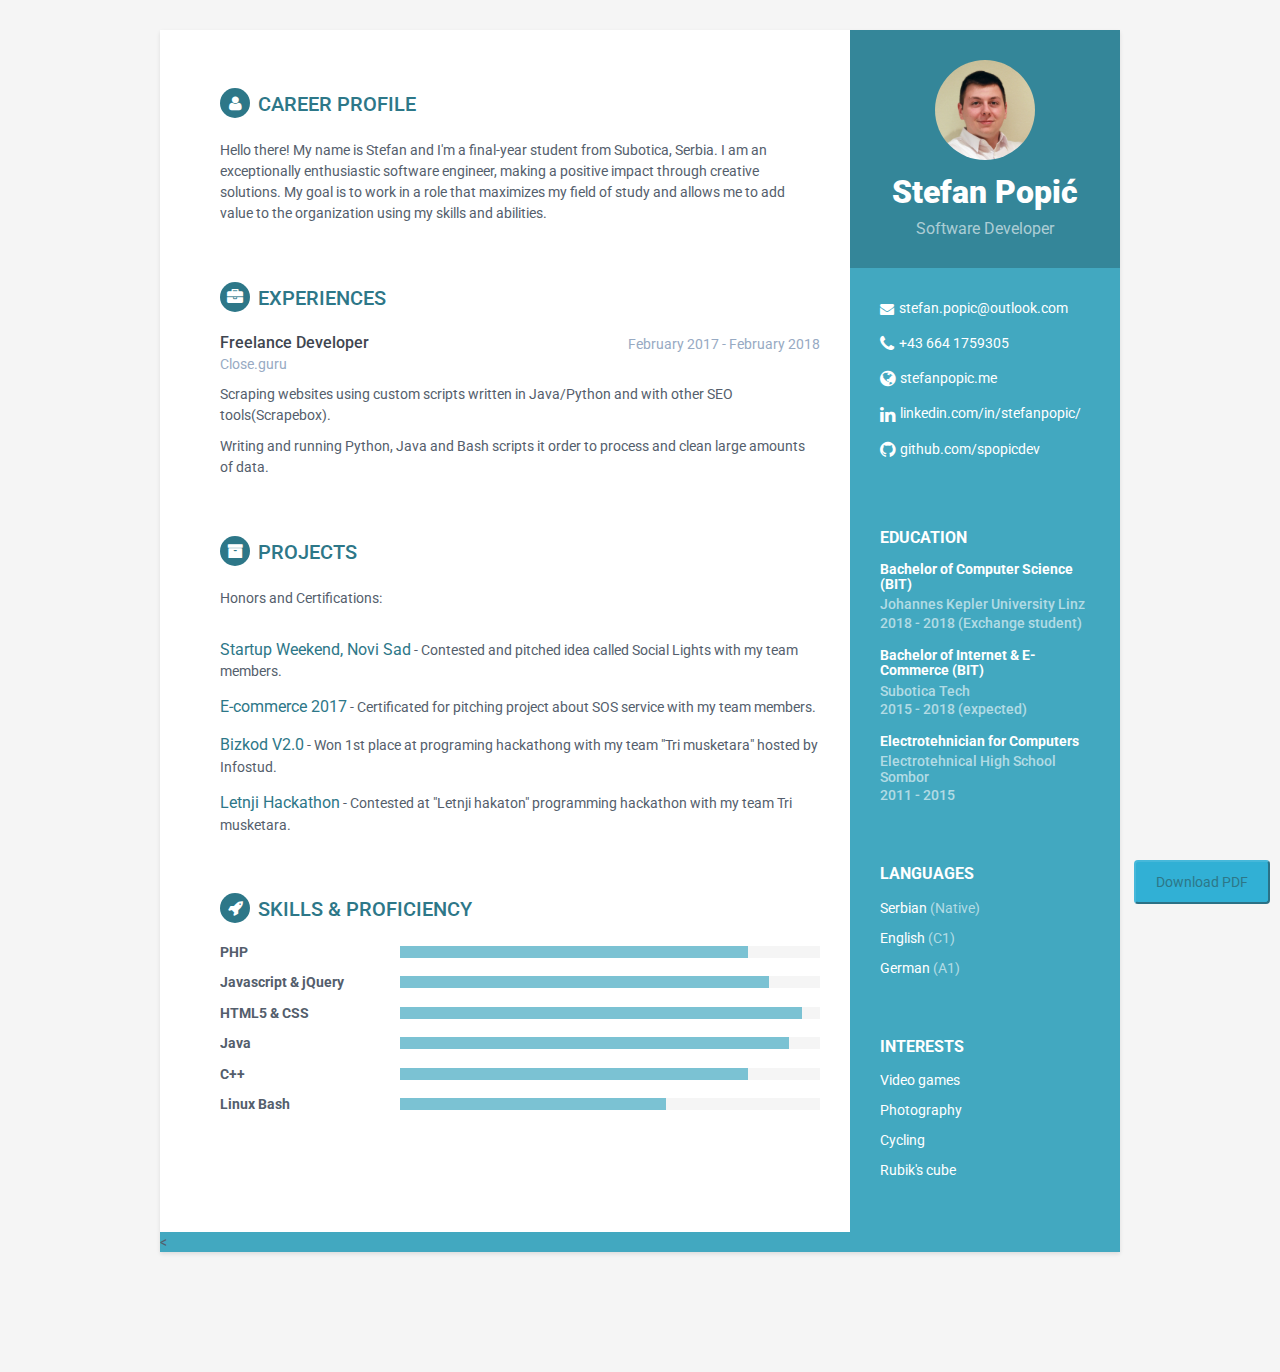
<file: index.html>
<!DOCTYPE html>
<!--[if IE 8]> <html lang="en" class="ie8"> <![endif]-->  
<!--[if IE 9]> <html lang="en" class="ie9"> <![endif]-->  
<!--[if !IE]><!--> <html lang="en"> <!--<![endif]-->  
<head>
    <title>Stefan Popic</title>
    <!-- Meta -->
    <meta charset="utf-8">
    <meta http-equiv="X-UA-Compatible" content="IE=edge">
    <meta name="viewport" content="width=device-width, initial-scale=1.0">
    <meta name="description" content="Stefan Popic - Student - Freelancer - Software Developer Personal HTML Resume/CV ">
    <meta name="author" content="Stefan Popic">
    <link rel="shortcut icon" href="favicon.ico">  
    <link href='https://fonts.googleapis.com/css?family=Roboto:400,500,400italic,300italic,300,500italic,700,700italic,900,900italic' rel='stylesheet' type='text/css'>
    <!-- Global CSS -->
    <link rel="stylesheet" href="assets/plugins/bootstrap/css/bootstrap.min.css">   
    <!-- Plugins CSS -->
    <link rel="stylesheet" href="assets/plugins/font-awesome/css/font-awesome.css">
    
    <!-- Theme CSS -->  
    <link id="theme-style" rel="stylesheet" href="assets/css/styles.css">
    
    <!-- Global site tag (gtag.js) - Google Analytics -->
<script async src="https://www.googletagmanager.com/gtag/js?id=UA-109808964-2"></script>
<script>
  window.dataLayer = window.dataLayer || [];
  function gtag(){dataLayer.push(arguments);}
  gtag('js', new Date());

  gtag('config', 'UA-109808964-2');
</script>

    
    <!-- HTML5 shim and Respond.js for IE8 support of HTML5 elements and media queries -->
    <!--[if lt IE 9]>
      <script src="https://oss.maxcdn.com/html5shiv/3.7.2/html5shiv.min.js"></script>
      <script src="https://oss.maxcdn.com/respond/1.4.2/respond.min.js"></script>
    <![endif]-->
</head> 

<body>
    <div class="wrapper">
        <div id="mybutton">
            <button class="download" ><a class="btndwn" href="https://files.fm/f/67akezny"> Download PDF </a></button>
        </div>
        <div class="sidebar-wrapper">
            <div class="profile-container">
                <img class="profile" src="assets/images/profile.jpg" alt="" />
                <h1 class="name">Stefan Popić</h1>
                <h3 class="tagline">Software Developer</h3>
            </div><!--//profile-container-->
            
            <div class="contact-container container-block">
                <ul class="list-unstyled contact-list">
                    <li class="email"><i class="fa fa-envelope"></i><a href="mailto: stefan.popic@outlook.com">stefan.popic@outlook.com</a></li>
                    <li class="phone"><i class="fa fa-phone"></i><a href="tel:381604346650">+43 664 1759305</a></li>
                    <li class="website"><i class="fa fa-globe"></i><a href="https://stefanpopic.me" target="_blank">stefanpopic.me</a></li>
                    <li class="linkedin"><i class="fa fa-linkedin"></i><a href="https://www.linkedin.com/in/stefanpopic/" target="_blank">linkedin.com/in/stefanpopic/</a></li>
                    <li class="github"><i class="fa fa-github"></i><a href="https://github.com/spopicdev" target="_blank">github.com/spopicdev</a></li>
                </ul>
            </div><!--//contact-container-->
            <div class="education-container container-block">
                <h2 class="container-block-title">Education</h2>
                <div class="item">
                    <h4 class="degree">Bachelor of Computer Science (BIT) </h4>
                    <h5 class="meta">Johannes Kepler University Linz</h5>
                    <div class="time">2018 - 2018 (Exchange student) </div>
                </div><!--//item-->
                <div class="item">
                    <h4 class="degree">Bachelor of Internet & E-Commerce (BIT) </h4>
                    <h5 class="meta">Subotica Tech</h5>
                    <div class="time">2015 - 2018 (expected) </div>
                </div><!--//item-->
                <div class="item">
                    <h4 class="degree">Electrotehnician for Computers</h4>
                    <h5 class="meta">Electrotehnical High School Sombor</h5>
                    <div class="time">2011 - 2015</div>
                </div><!--//item-->
            </div><!--//education-container-->
            
            <div class="languages-container container-block">
                <h2 class="container-block-title">Languages</h2>
                <ul class="list-unstyled interests-list">
                    <li>Serbian <span class="lang-desc">(Native)</span></li>
                    <li>English <span class="lang-desc">(C1)</span></li>
                    <li>German <span class="lang-desc">(A1)</span></li>
                </ul>
            </div><!--//interests-->
            
            <div class="interests-container container-block">
                <h2 class="container-block-title">Interests</h2>
                <ul class="list-unstyled interests-list">
                    <li>Video games</li>
                    <li>Photography</li>
                    <li>Cycling</li>
                    <li>Rubik's cube</li>
                </ul>
            </div><!--//interests-->
            
        </div><!--//sidebar-wrapper-->
        
        <div class="main-wrapper">
            
            <section class="section summary-section">
                <h2 class="section-title"><i class="fa fa-user"></i>Career Profile</h2>
                <div class="summary">
                    <p>Hello there! My name is Stefan  and I'm a final-year student from Subotica, Serbia.
                        I am an exceptionally enthusiastic software engineer, making a positive impact through creative solutions.
                        My goal is to work in a role that maximizes my field of study and allows me to add
                        value to the organization using my skills and abilities.</p>
                </div><!--//summary-->
            </section><!--//section-->
            
            <section class="section experiences-section">
                <h2 class="section-title"><i class="fa fa-briefcase"></i>Experiences</h2>
                
                <div class="item">
                    <div class="meta">
                        <div class="upper-row">
                            <h3 class="job-title">Freelance Developer</h3>
                            <div class="time">February 2017 - February 2018 </div>
                        </div><!--//upper-row-->
                        <div class="company">Close.guru</div>
                    </div><!--//meta-->
                    <div class="details">
                        <p>Scraping websites using custom scripts written in Java/Python and with other SEO tools(Scrapebox).</p>
                        <p>Writing and running Python, Java and Bash scripts it order to process and clean large amounts of data.</p>

                    </div><!--//details-->
                </div><!--//item-->

                
            </section><!--//section-->
            
            <section class="section projects-section">
                <h2 class="section-title"><i class="fa fa-archive"></i>Projects</h2>
                <div class="intro">
                    <p>Honors and Certifications:</p>
                                   </div><!--//intro-->
                <div class="item">
                    <span class="project-title"><a href="">Startup Weekend, Novi Sad</a></span> - <span class="project-tagline">Contested and pitched idea called Social Lights with my team members.</span>
                    
                </div><!--//item-->
                <div class="item">
                    <span class="project-title"><a href="">E-commerce 2017</a></span> -
                    <span class="project-tagline">Certificated for pitching project about SOS service with my team members. </span>
                </div><!--//item-->
                <div class="item">
                    <span class="project-title"><a href="http://bizkod.rs/">Bizkod V2.0</a></span> - <span class="project-tagline">Won 1st place at programing hackathong with my team "Tri musketara" hosted by Infostud.</span>
                </div><!--//item-->
                <div class="item">
                    <span class="project-title"><a href="https://poslovi.infostud.com/hakaton/">Letnji Hackathon</a></span> - <span class="project-tagline">Contested at "Letnji hakaton" programming hackathon with my team Tri musketara. </span>
                </div><!--//item-->

            </section><!--//section-->
            
            <section class="skills-section section">
                <h2 class="section-title"><i class="fa fa-rocket"></i>Skills &amp; Proficiency</h2>
                <div class="skillset">        
                    <div class="item">
                        <h3 class="level-title">PHP</h3>
                        <div class="level-bar">
                            <div class="level-bar-inner" data-level="85%">
                            </div>                                      
                        </div><!--//level-bar-->                                 
                    </div><!--//item-->
                    
                    <div class="item">
                        <h3 class="level-title">Javascript &amp; jQuery</h3>
                        <div class="level-bar">
                            <div class="level-bar-inner" data-level="90%">
                            </div>                                      
                        </div><!--//level-bar-->                                 
                    </div><!--//item-->
                    
                    <div class="item">
                        <h3 class="level-title">HTML5 &amp; CSS</h3>
                        <div class="level-bar">
                            <div class="level-bar-inner" data-level="98%">
                            </div>                                      
                        </div><!--//level-bar-->                                 
                    </div><!--//item-->
                    
                    <div class="item">
                        <h3 class="level-title">Java</h3>
                        <div class="level-bar">
                            <div class="level-bar-inner" data-level="95%">
                            </div>                                      
                        </div><!--//level-bar-->                                 
                    </div><!--//item-->
                    
                    <div class="item">
                        <h3 class="level-title">C++</h3>
                        <div class="level-bar">
                            <div class="level-bar-inner" data-level="85%">
                            </div>                                      
                        </div><!--//level-bar-->                                 
                    </div><!--//item-->

                    <div class="item">
                        <h3 class="level-title">Linux Bash</h3>
                        <div class="level-bar">
                            <div class="level-bar-inner" data-level="65%">
                            </div>
                        </div><!--//level-bar-->
                    </div><!--//item-->

                    

                    
                </div>  
            </section><!--//skills-section-->
            
        </div><!--//main-body-->
        <

    </div>
 
    <footer class="footer">

    </footer><!--//footer-->
 
    <!-- Javascript -->          
    <script type="text/javascript" src="assets/plugins/jquery-1.11.3.min.js"></script>
    <script type="text/javascript" src="assets/plugins/bootstrap/js/bootstrap.min.js"></script>    
    <!-- custom js -->
    <script type="text/javascript" src="assets/js/main.js"></script>            
</body>
</html>
</file>
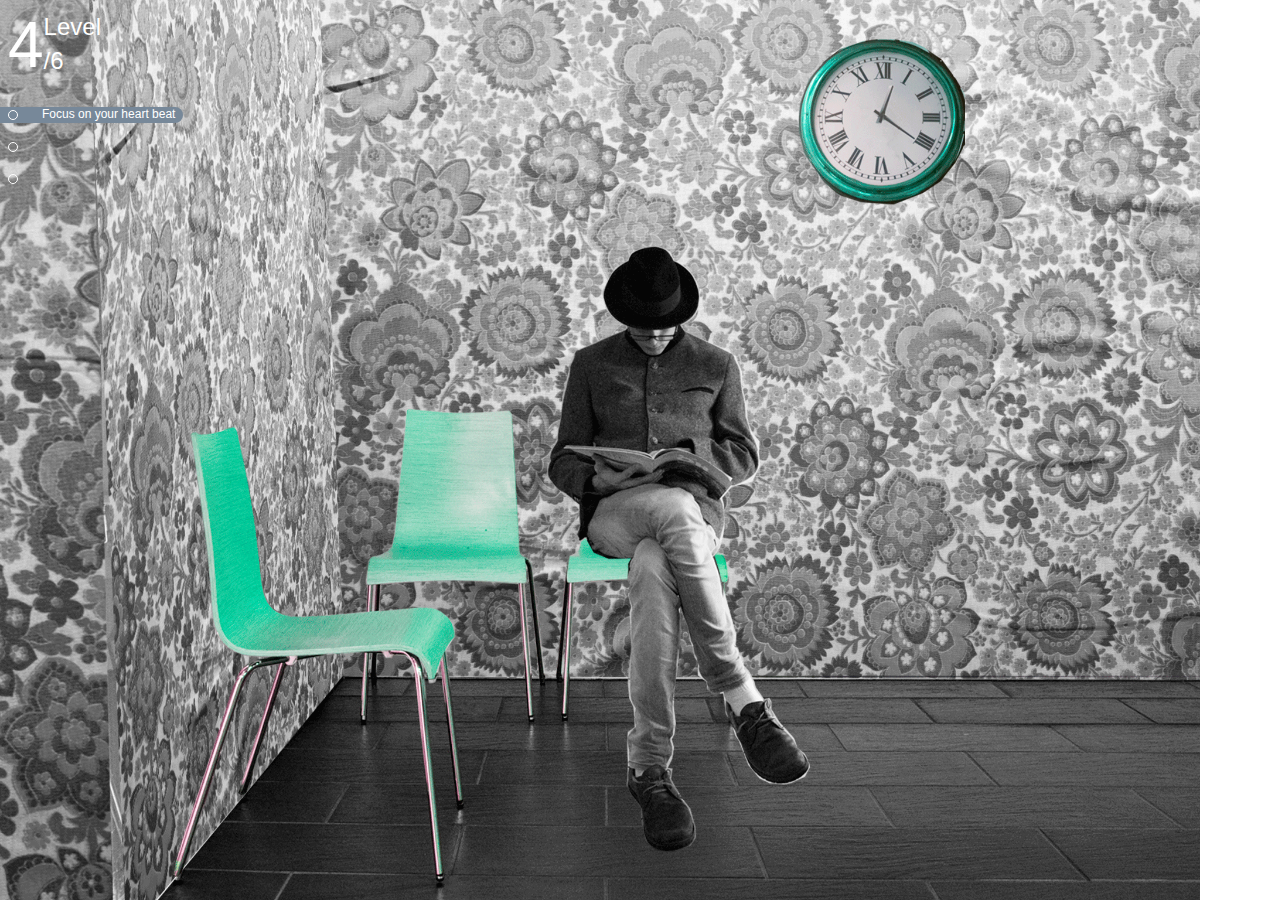
<file: projects/killMePls/index.html>
<!DOCTYPE html>
<html lang="en">
<head>
    <meta charset="UTF-8">
    <title>Level4</title>
    <link href="css/bootstrap.css" rel="stylesheet" type="text/css">
    <link href="css/bootstrap-theme.css" rel="stylesheet" type="text/css">
    <link href="css/custom.css" rel="stylesheet" type="text/css">


</head>
<body>
<div class="yellowScreen">
	<br><br><br><br>
	<p class="yellowText">LET'S TRY IT AGAIN! SHELL WE?</p>
</div>
<div class="background">

	<div id="currLevel" class="currLevel">
		<div id="levelNr">4</div>
		<div class="levelText">Level
		<br>
		/6
		</div>
	</div>

	<div id="task1" class="task">
		<div id="carousel1" class="carousel"></div>
		<div id="taskText1" class="taskText">Focus on your heart beat </div>
	</div>

	<div id="task2" class="task">
		<div id="carousel2" class="carousel"></div>
		<div id="taskText2" class="taskText">Calm your breath </div>
	</div>

	<div id="task3" class="task">
		<div id="carousel3" class="carousel"></div>
		<div id="taskText3" class="taskText">Locate the warmest and coldest parts of your body </div>
	</div>
</div>

<script src="js/jquery-3.3.1.min.js"></script>
<script src="js/custom.js"></script>
</body>
</html>
</file>
<file: assets/css/styles.css>
/*   
 * Template Name: Orbit - Responsive Resume/CV Template for Developers
 * Version: 1.0
 * Author: Xiaoying Riley
 * Twitter: @3rdwave_themes
 * License: Creative Commons Attribution 3.0 License
 * Website: http://themes.3rdwavemedia.com/
*/
/* styles.css */
/* ======= Base ======= */
body {
  font-family: 'Roboto', sans-serif;
  color: #545E6C;
  background: #f5f5f5;
  font-size: 14px;
  padding: 30px;
  -webkit-font-smoothing: antialiased;
  -moz-osx-font-smoothing: grayscale;
}
h1,
h2,
h3,
h4,
h5,
h6 {
  font-weight: 700;
}
a {
  color: #2d7788;
  -webkit-transition: all 0.4s ease-in-out;
  -moz-transition: all 0.4s ease-in-out;
  -ms-transition: all 0.4s ease-in-out;
  -o-transition: all 0.4s ease-in-out;
}
.btndwn{
  text-decoration: none;
}
.btndwn:hover{
  text-decoration: none;
}
.btndwn:focus{
  text-decoration: none;
}
a:hover {
  text-decoration: underline;
  color: #1a454f;
}
a:focus {
  text-decoration: none;
}
p {
  line-height: 1.5;
}
.wrapper {
  background: #42A8C0;
  max-width: 960px;
  margin: 0 auto;
  position: relative;
  -webkit-box-shadow: 0px 2px 4px rgba(0, 0, 0, 0.1);
  -moz-box-shadow: 0px 2px 4px rgba(0, 0, 0, 0.1);
  box-shadow: 0px 2px 4px rgba(0, 0, 0, 0.1);
}
.sidebar-wrapper {
  background: #42A8C0;
  position: absolute;
  right: 0;
  width: 270px;
  height: 100%;
  min-height: 800px;
  color: #fff;
}
.download {
  background-color : #31B0D5;
  color: white;
  padding: 10px 20px;
  border-radius: 4px;
  border-color: #46b8da;
}

#mybutton {
  position: fixed;
  bottom: -4px;
  right: 10px;
}
.sidebar-wrapper a {
  color: #fff;
}
.sidebar-wrapper .profile-container {
  padding: 30px;
  background: rgba(0, 0, 0, 0.2);
  text-align: center;
  color: #fff;
}
.sidebar-wrapper .name {
  font-size: 32px;
  font-weight: 900;
  margin-top: 0;
  margin-bottom: 10px;
}
.sidebar-wrapper .tagline {
  color: rgba(255, 255, 255, 0.6);
  font-size: 16px;
  font-weight: 400;
  margin-top: 0;
  margin-bottom: 0;
}
.sidebar-wrapper .profile {
  width: 100px;
  border-radius: 50%;
  margin-bottom: 15px;
}
.sidebar-wrapper .contact-list .fa {
  margin-right: 5px;
  font-size: 18px;
  vertical-align: middle;
}
.sidebar-wrapper .contact-list li {
  margin-bottom: 15px;
}
.sidebar-wrapper .contact-list li:last-child {
  margin-bottom: 0;
}
.sidebar-wrapper .contact-list .email .fa {
  font-size: 14px;
}
.sidebar-wrapper .container-block {
  padding: 30px;
}
.sidebar-wrapper .container-block-title {
  text-transform: uppercase;
  font-size: 16px;
  font-weight: 700;
  margin-top: 0;
  margin-bottom: 15px;
}
.sidebar-wrapper .degree {
  font-size: 14px;
  margin-top: 0;
  margin-bottom: 5px;
}
.sidebar-wrapper .education-container .item {
  margin-bottom: 15px;
}
.sidebar-wrapper .education-container .item:last-child {
  margin-bottom: 0;
}
.sidebar-wrapper .education-container .meta {
  color: rgba(255, 255, 255, 0.6);
  font-weight: 500;
  margin-bottom: 0px;
  margin-top: 0;
}
.sidebar-wrapper .education-container .time {
  color: rgba(255, 255, 255, 0.6);
  font-weight: 500;
  margin-bottom: 0px;
}
.sidebar-wrapper .languages-container .lang-desc {
  color: rgba(255, 255, 255, 0.6);
}
.sidebar-wrapper .languages-list {
  margin-bottom: 0;
}
.sidebar-wrapper .languages-list li {
  margin-bottom: 10px;
}
.sidebar-wrapper .languages-list li:last-child {
  margin-bottom: 0;
}
.sidebar-wrapper .interests-list {
  margin-bottom: 0;
}
.sidebar-wrapper .interests-list li {
  margin-bottom: 10px;
}
.sidebar-wrapper .interests-list li:last-child {
  margin-bottom: 0;
}
.main-wrapper {
  background: #fff;
  padding: 60px;
  padding-right: 300px;
}
.main-wrapper .section-title {
  text-transform: uppercase;
  font-size: 20px;
  font-weight: 500;
  color: #2d7788;
  position: relative;
  margin-top: 0;
  margin-bottom: 20px;
}
.main-wrapper .section-title .fa {
  width: 30px;
  height: 30px;
  margin-right: 8px;
  display: inline-block;
  color: #fff;
  -webkit-border-radius: 50%;
  -moz-border-radius: 50%;
  -ms-border-radius: 50%;
  -o-border-radius: 50%;
  border-radius: 50%;
  -moz-background-clip: padding;
  -webkit-background-clip: padding-box;
  background-clip: padding-box;
  background: #2d7788;
  text-align: center;
  padding-top: 8px;
  font-size: 16px;
  position: relative;
  top: -2px;
}
.main-wrapper .section {
  margin-bottom: 60px;
}
.main-wrapper .experiences-section .item {
  margin-bottom: 30px;
}
.main-wrapper .upper-row {
  position: relative;
  overflow: hidden;
  margin-bottom: 2px;
}
.main-wrapper .job-title {
  color: #3F4650;
  font-size: 16px;
  margin-top: 0;
  margin-bottom: 0;
  font-weight: 500;
}
.main-wrapper .time {
  position: absolute;
  right: 0;
  top: 0;
  color: #97AAC3;
}
.main-wrapper .company {
  margin-bottom: 10px;
  color: #97AAC3;
}
.main-wrapper .project-title {
  font-size: 16px;
  font-weight: 400;
  margin-top: 0;
  margin-bottom: 5px;
}
.main-wrapper .projects-section .intro {
  margin-bottom: 30px;
}
.main-wrapper .projects-section .item {
  margin-bottom: 15px;
}
.skillset .item {
  margin-bottom: 15px;
  overflow: hidden;
}
.skillset .level-title {
  font-size: 14px;
  margin-top: 0;
  margin-bottom: 12px;
}
.skillset .level-bar {
  height: 12px;
  background: #f5f5f5;
}
.skillset .level-bar-inner {
  height: 12px;
  background: #7bc2d3;
}
.footer {
  padding: 30px;
  padding-top: 60px;
}
.footer .copyright {
  line-height: 1.6;
  color: #545E6C;
  font-size: 13px;
}
.footer .fa-heart {
  color: #fb866a;
}
/* Extra small devices (phones, less than 768px) */
@media (max-width: 767px) {
  .sidebar-wrapper {
    position: static;
    width: inherit;
  }
  .main-wrapper {
    padding: 30px;
  }
  .main-wrapper .time {
    position: static;
    display: block;
    margin-top: 5px;
  }
  .main-wrapper .upper-row {
    margin-bottom: 0;
  }
}
/* Small devices (tablets, 768px and up) */
/* Medium devices (desktops, 992px and up) */
@media (min-width: 992px) {
  .skillset .level-title {
    display: inline-block;
    float: left;
    width: 30%;
    margin-bottom: 0;
  }
  .skillset .level-bar {
    display: inline-block;
    width: 70%;
    float: left;
    position: relative;
    top: 1px;
  }
}


/* Large devices (large desktops, 1200px and up) */
/* Ex-Large devices (large desktops, 1200px and up) */
</file>
<file: projects/killMePls/css/custom.css>
html, body {
    height:100%;
} 

body {
    background-color: white;
    background-image: url('../images/level4_gif1.gif');
    background-size: auto 100%;
    background-repeat: no-repeat;
    background-position: left top;
}

.background{
}

.currLevel{
	margin-left: 8px;
	display:flex;
	font-size: 64px;
	color: white;
}

.levelText{
	font-size: 24px;
    margin-top: 10px;
}

.task{
	padding-right: 8px;
	padding-left: 8px;
	display: flex;
	margin-top: 16px;
	background-color: lightslategray;
	width: fit-content;
    border-radius: 0px 24px 24px 0px;
}

.taskText{
	color: white;
	margin-left: 24px;
	line-height: 130%;
	font-size: 12px;
}

.carousel{
	width:10px;
	height: 10px;
	border-radius: 16px;
	border: 1px solid white;
	margin-top: 3px;
    margin-bottom: 3px;
}

.hide{
	display: none;
}

.filled{
	background: white;
}

.yellowScreen{
	width: 100%;
	height: 100%;
	background-color: yellow;
	opacity: 0.8;
	z-index: 1;
	text-align: center;
	font-size: 64px;
	font-family: sans-serif;
	align-items: center;
	display: none;

}
</file>
